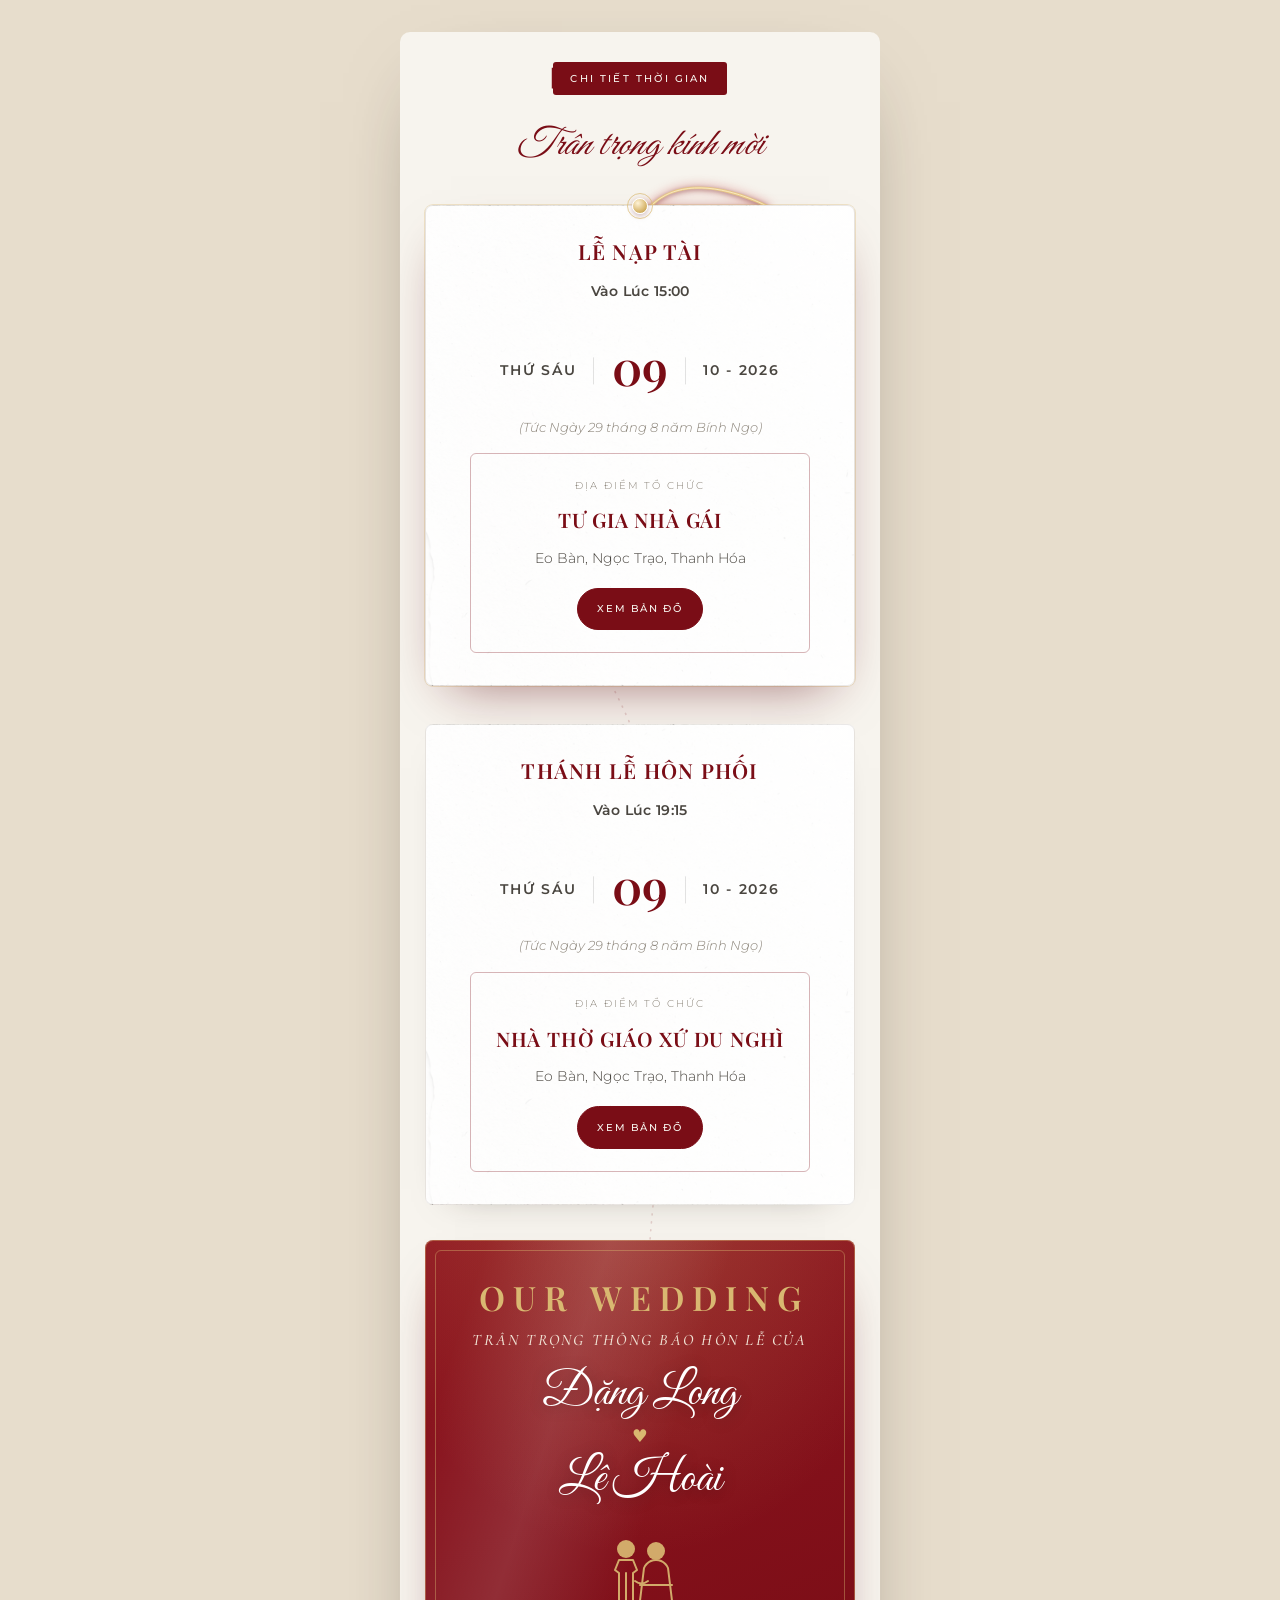
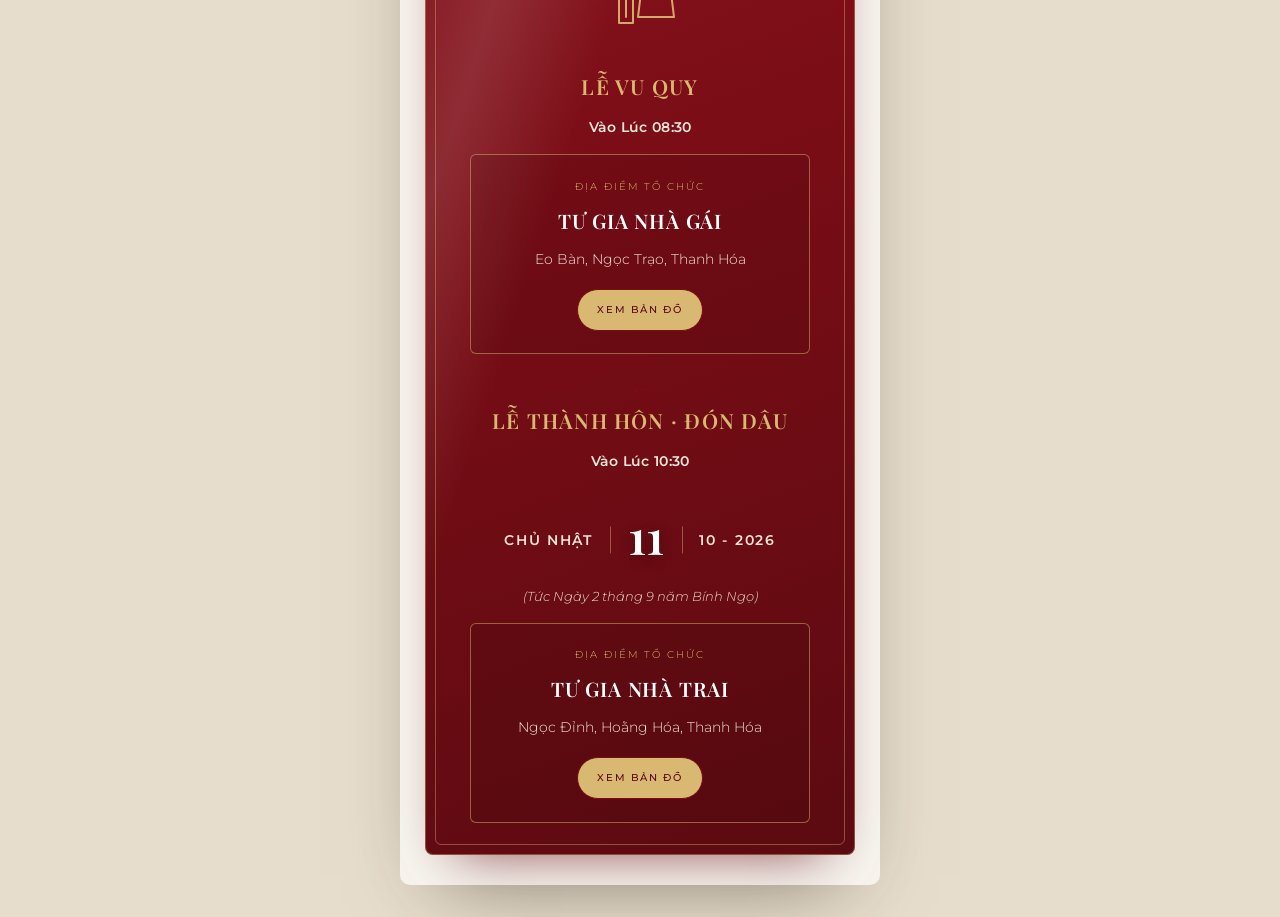
<file: preview-gift.html>
<!DOCTYPE html>
<html lang="vi">
<head>
<meta charset="UTF-8" />
<meta name="viewport" content="width=device-width, initial-scale=1" />
<title>Preview — Thẻ mời & Quà mừng</title>
<link rel="preconnect" href="https://fonts.googleapis.com" />
<link rel="preconnect" href="https://fonts.gstatic.com" crossorigin />
<link href="https://fonts.googleapis.com/css2?family=Cormorant+Garamond:ital,wght@0,300;0,400;0,500;0,600;1,300;1,400&family=Playfair+Display:ital,wght@0,400;0,500;0,600;1,400&family=Great+Vibes&family=Dancing+Script:wght@400;500;600&family=Montserrat:wght@300;400;500&display=swap" rel="stylesheet" />
<link rel="stylesheet" href="style.css" />
<style>body{background:#e7ddcc} .invite{max-width:480px;margin:0 auto;background:var(--ivory)}</style>
</head>
<body>
<div class="invite">
  <section class="details section">
    <header class="section__head reveal is-visible">
      <span class="pill">Chi tiết thời gian</span>
      <h2 class="display">Trân trọng kính mời</h2>
    </header>
    <div class="events" id="eventsGrid"></div>
  </section>
</div>
<script src="script.js"></script>
<script>
// Ép reveal hiển thị ngay để xem trước
document.addEventListener("DOMContentLoaded",()=>{document.querySelectorAll(".reveal").forEach(el=>el.classList.add("is-visible"));});
</script>
</body>
</html>
</file>
<file: style.css>
/* =========================================================
   Đặng Long & Lê Hoài — Wedding Invitation
   Mobile invitation · Ivory + Deep Maroon · centered phone column
   ---------------------------------------------------------
   Design tokens → base → layout → components
   ========================================================= */

/* ---------- Design Tokens ---------- */
:root {
  /* Color */
  --ivory: #f7f4ee;
  --cream: #efe9df;
  --paper: #ffffff;
  --maroon: #7a0d16;
  --maroon-dk: #5c0a11;
  --champagne: #e6ddcd;
  --gold: #d9b871;
  --gold-soft: #c9a35a;
  --gold-deep: #b8923f;
  --ink: #1c1a18;
  --ink-soft: #4a4640;
  --muted: #8a8378;
  --line: rgba(28, 26, 24, 0.12);
  --line-soft: rgba(28, 26, 24, 0.07);
  --overlay: rgba(28, 24, 20, 0.5);
  --danger: #b3452f;

  /* Type */
  --serif: "Playfair Display", "Cormorant Garamond", Georgia, serif;
  --serif-alt: "Cormorant Garamond", Georgia, serif;
  --script: "Great Vibes", "Cormorant Garamond", cursive;
  --handwrite: "Dancing Script", "Great Vibes", cursive;
  --sans: "Montserrat", system-ui, -apple-system, "Segoe UI", sans-serif;

  /* Motion */
  --ease: cubic-bezier(0.22, 0.61, 0.36, 1);
  --dur: 0.9s;

  /* Layers */
  --z-music: 300;
  --z-modal: 1000;
  --z-preloader: 2000;
}

/* ---------- Reset / Base ---------- */
* { box-sizing: border-box; }
html { scroll-behavior: smooth; -webkit-text-size-adjust: 100%; }
@media (prefers-reduced-motion: reduce) { html { scroll-behavior: auto; } }

body {
  margin: 0;
  /* Nền hai bên khi mở trên PC — cột thiệp nằm giữa */
  background: linear-gradient(180deg, #efe7da, #e7ddcc);
  color: var(--ink);
  font-family: var(--sans);
  font-weight: 300;
  font-size: 16px;
  line-height: 1.75;
  -webkit-font-smoothing: antialiased;
  overflow-x: hidden;
}

img { max-width: 100%; display: block; }
a { color: inherit; text-decoration: none; }
button { font-family: inherit; cursor: pointer; }

/* ---------- INVITE COLUMN (cột thiệp) ---------- */
.invite {
  width: 100%;
  max-width: 480px;
  margin: 0 auto;
  background: var(--ivory);
  position: relative;
  overflow: hidden;
}
@media (min-width: 520px) {
  body { padding: 2rem 0; }
  .invite {
    box-shadow: 0 30px 80px -40px rgba(40, 30, 20, 0.6);
    border-radius: 10px;
  }
}

/* ---------- Type helpers ---------- */
.pill {
  display: inline-block;
  font-family: var(--sans);
  font-weight: 500;
  font-size: 0.62rem;
  letter-spacing: 0.22em;
  text-transform: uppercase;
  color: var(--ivory);
  background: var(--maroon);
  padding: 0.5rem 1.1rem;
  border-radius: 3px;
  margin: 0 0 1.1rem;
  position: relative;
}
/* Ngoặc trang trí 【 】 hai bên nhãn — phong cách mẫu */
.pill::before,
.pill::after { color: var(--maroon); font-weight: 400; position: absolute; top: 50%; transform: translateY(-50%); font-size: 1.4rem; }
.pill::before { content: "【"; left: -0.9rem; }
.pill::after { content: "】"; right: -0.9rem; }
.pill--ghost { background: transparent; color: var(--maroon); border: 1px solid var(--maroon); }
.pill--ghost::before, .pill--ghost::after { content: none; }

.display {
  font-family: var(--script);
  font-style: italic;
  font-weight: 500;
  font-size: clamp(1.7rem, 7.5vw, 2.4rem);
  line-height: 1.25;
  letter-spacing: 0.01em;
  margin: 0.2em 0 0;
  color: var(--maroon);
}

.lead {
  font-size: 0.94rem;
  line-height: 1.85;
  color: var(--ink-soft);
  max-width: 40ch;
  font-weight: 300;
}
.lead--center { margin-left: auto; margin-right: auto; text-align: center; }

.divider { width: 46px; height: 1px; background: var(--maroon); margin: 1.4rem auto; opacity: 0.5; }

/* Đường lượn trang trí */
.squiggle { color: var(--maroon); width: 180px; max-width: 60%; margin: 1.3rem auto; opacity: 0.7; }
.squiggle svg { width: 100%; height: auto; display: block; }

/* ---------- Sections ---------- */
.section { padding: 30px 25px; }
.section__head { text-align: center; margin: 0 auto clamp(1.8rem, 5vw, 2.4rem); }

/* ---------- Buttons ---------- */
.btn {
  display: inline-block; font-family: var(--sans); font-weight: 500;
  font-size: 0.72rem; letter-spacing: 0.16em; text-transform: uppercase;
  color: var(--maroon); background: transparent;
  border: 1px solid var(--maroon); padding: 0.85rem 1.8rem;
  border-radius: 3px; min-height: 44px;
  transition: background 0.4s var(--ease), color 0.4s var(--ease);
}
.btn:hover { background: var(--maroon); color: var(--ivory); }
.btn--filled { background: var(--maroon); color: var(--ivory); }
.btn--filled:hover { background: var(--maroon-dk); }
.btn--block { display: block; width: 100%; }
.btn--sm { padding: 0.7rem 1.2rem; font-size: 0.64rem; min-height: 40px; }

/* ---------- Reveal animation ---------- */
.reveal { opacity: 0; transform: translateY(24px); transition: opacity var(--dur) var(--ease), transform var(--dur) var(--ease); }
.reveal.is-visible { opacity: 1; transform: none; }
@media (prefers-reduced-motion: reduce) {
  .reveal { opacity: 1 !important; transform: none !important; transition: none; }
}

/* ---------- Preloader ---------- */
.preloader {
  position: fixed; inset: 0; z-index: var(--z-preloader);
  background: var(--ivory); display: grid; place-items: center;
  transition: opacity 0.8s var(--ease), visibility 0.8s var(--ease);
}
.preloader.is-hidden { opacity: 0; visibility: hidden; }
.preloader__inner { text-align: center; }
.preloader__monogram { font-family: var(--serif); font-size: clamp(2.4rem, 9vw, 3.4rem); display: flex; gap: 0.3em; justify-content: center; color: var(--maroon); }
.preloader__letter, .preloader__amp, .preloader__caption, .preloader__line { opacity: 0; transform: translateY(12px); }
.preloader__amp { font-family: var(--script); color: var(--maroon); }
.preloader__caption { font-family: var(--sans); font-size: 0.7rem; letter-spacing: 0.34em; text-transform: uppercase; color: var(--muted); margin: 1rem 0 1.4rem; }
.preloader__line { width: 160px; height: 1px; background: var(--line); margin: 0 auto; position: relative; }
.preloader__line span { position: absolute; left: 0; top: 0; height: 100%; width: 0; background: var(--maroon); }

/* ---------- Custom cursor (desktop) ---------- */
.cursor {
  position: fixed; top: 0; left: 0; width: 8px; height: 8px; border-radius: 50%;
  background: var(--maroon); pointer-events: none; z-index: 9999; opacity: 0;
  transition: width 0.3s var(--ease), height 0.3s var(--ease), background 0.3s, opacity 0.3s;
  mix-blend-mode: multiply;
}
.cursor.is-active { opacity: 0.7; }
.cursor.is-hover { width: 40px; height: 40px; background: rgba(122, 13, 22, 0.14); }
@media (pointer: coarse) { .cursor { display: none; } }

/* =========================================================
   01 · Hero / Cover
   ========================================================= */
.hero {
  text-align: center;
  padding: clamp(2.4rem, 8vw, 3.4rem) clamp(1.25rem, 6vw, 1.9rem) clamp(2rem, 6vw, 2.6rem);
  background: var(--ivory);
}
.hero__eyebrow {
  font-family: var(--sans); font-size: 0.66rem; letter-spacing: 0.34em;
  text-transform: uppercase; color: var(--maroon); margin: 0 0 1.4rem;
}
.hero__photo {
  position: relative; width: 78%; max-width: 300px; margin: 0 auto 1.8rem;
  padding: 12px; background: var(--paper);
  box-shadow: 0 22px 50px -30px rgba(40, 30, 20, 0.55);
  border-radius: 4px;
}
.hero__photo img { width: 100%; aspect-ratio: 3/4; object-fit: cover; border-radius: 2px; }
/* Ruy-băng đỏ chéo (không dùng ảnh) */
.ribbon {
  position: absolute; width: 34px; height: 96px; background: var(--maroon);
  box-shadow: 0 6px 14px -6px rgba(92, 10, 17, 0.7); z-index: 2;
}
.ribbon::after { content: ""; position: absolute; bottom: -12px; left: 0; width: 100%; height: 0;
  border-left: 17px solid transparent; border-right: 17px solid transparent; border-top: 12px solid var(--maroon-dk); }
.ribbon--tl { top: -14px; left: 8%; transform: rotate(-16deg); }
.ribbon--tr { top: -14px; right: 8%; transform: rotate(16deg); background: var(--maroon-dk); }
.ribbon--tr::after { border-top-color: var(--maroon); }

.hero__invite-label {
  font-family: var(--serif); font-style: italic; font-weight: 400;
  font-size: 0.92rem; letter-spacing: 0.28em; text-transform: uppercase;
  color: var(--ink-soft); margin: 0 0 0.4rem;
}
.hero__names {
  font-family: var(--script); font-weight: 400; margin: 0.4rem 0 0;
  display: flex; flex-direction: column; align-items: center; gap: 0.05em;
  color: var(--maroon);
}
.hero__name { font-size: clamp(2.6rem, 15vw, 3.6rem); line-height: 1; }
.hero__amp { font-size: clamp(1.6rem, 8vw, 2.2rem); color: var(--maroon); }
.hero__date {
  font-family: var(--serif); font-size: 1.1rem; letter-spacing: 0.24em;
  font-weight: 500; color: var(--ink); margin: 0;
}

/* =========================================================
   02 · Opening (lời ngỏ)
   ========================================================= */
.opening { padding-top: clamp(1.4rem, 5vw, 2rem); }
.opening__card {
  background: var(--paper); border: 1px solid var(--line-soft);
  padding: clamp(1.8rem, 6vw, 2.4rem); text-align: center;
  box-shadow: 0 18px 44px -32px rgba(40, 30, 20, 0.4); border-radius: 6px;
  position: relative;
}
.opening__card::before { content: ""; position: absolute; inset: 9px; border: 1px solid var(--line-soft); pointer-events: none; border-radius: 3px; }
.opening__lead { font-family: var(--serif); font-style: italic; font-size: 1.1rem; color: var(--maroon); margin: 0 0 0.9rem; }
.opening__text { font-family: var(--handwrite); font-weight: 500; font-size: 1.2rem; line-height: 1.55; color: var(--ink-soft); margin: 0 0 1.2rem; text-align: left; max-width: 30ch; margin-left: auto; margin-right: auto; }
.opening__sign { font-family: var(--script); font-size: 1.7rem; color: var(--maroon); margin: 0; }

/* =========================================================
   03 · Hai Họ — editorial, khung ảnh vòm mạ vàng + huy hiệu nối giữa
   ========================================================= */
.couple__grid { display: block; }

.houses {
  position: relative; overflow: hidden; border-radius: 16px; margin: 0 auto 2rem;
  background: radial-gradient(140% 100% at 50% 0%, #fffdfb 0%, #fbf6ef 55%, #f6eee1 100%);
  border: 1px solid rgba(217, 184, 113, 0.4);
  padding: clamp(2.6rem, 7vw, 3.2rem) clamp(1.3rem, 5vw, 2rem) clamp(1.8rem, 5vw, 2.2rem);
  box-shadow: 0 26px 56px -36px rgba(92, 10, 17, 0.35), inset 0 0 0 1px rgba(255, 255, 255, 0.6);
}
/* Viền vàng mảnh trang trí bên trong */
.houses::before { content: ""; position: absolute; inset: 10px; border-radius: 11px; border: 1px solid rgba(217, 184, 113, 0.35); pointer-events: none; }

/* Câu dẫn phía trên */
.houses__intro { text-align: center; margin-bottom: clamp(1.6rem, 5vw, 2rem); position: relative; }
.houses__kicker { font-family: var(--sans); font-size: 0.6rem; letter-spacing: 0.34em; text-transform: uppercase; color: var(--gold-deep); margin: 0 0 0.5rem; }
.houses__lead { font-family: var(--serif-alt); font-style: italic; font-size: clamp(1rem, 4.4vw, 1.2rem); color: var(--ink-soft); margin: 0; }

/* Lưới 2 cột + huy hiệu ở giữa */
.houses__grid { display: grid; grid-template-columns: 1fr auto 1fr; align-items: start; gap: clamp(0.5rem, 2.5vw, 1rem); position: relative; }

/* --- Cột từng bên --- */
.house { text-align: center; position: relative; }
.house__frame { position: relative; margin: 0 auto 0.95rem; width: 100%; max-width: 150px; aspect-ratio: 3 / 4; }
/* Khung ảnh vòm mạ vàng */
.house__arch { position: relative; width: 100%; height: 100%; overflow: hidden; border-radius: 120px 120px 10px 10px; background: var(--cream); box-shadow: 0 14px 30px -18px rgba(92, 10, 17, 0.4); }
.house__arch img { width: 100%; height: 100%; object-fit: cover; object-position: center 22%; display: block; transform: scale(1.3); transform-origin: center top; transition: transform 0.8s var(--ease); }
.house:hover .house__arch img { transform: scale(1.12); }
/* Đường viền vàng đôi ôm theo vòm */
.house__frame::before { content: ""; position: absolute; inset: -6px; border-radius: 126px 126px 14px 14px; border: 1.5px solid var(--gold); opacity: 0.85; pointer-events: none; }
.house__frame::after { content: ""; position: absolute; inset: -11px; border-radius: 132px 132px 18px 18px; border: 1px solid rgba(217, 184, 113, 0.4); pointer-events: none; }
/* Huy hiệu vai trò (Chú Rể / Cô Dâu) chồng lên đáy ảnh */
.house__role { position: absolute; left: 50%; bottom: -13px; transform: translateX(-50%); font-family: var(--sans); font-size: 0.58rem; letter-spacing: 0.18em; text-transform: uppercase; color: #fff; background: var(--maroon); padding: 0.32rem 0.85rem; border-radius: 999px; white-space: nowrap; box-shadow: 0 6px 14px -6px rgba(92, 10, 17, 0.6); border: 1px solid var(--gold); z-index: 3; }

.house__name { font-family: var(--script); font-size: clamp(1.6rem, 6vw, 2.1rem); line-height: 1.15; color: var(--maroon); margin: 1.1rem 0 0.1rem; min-height: 1.15em; }
.house__side { font-family: var(--sans); font-size: 0.56rem; letter-spacing: 0.24em; text-transform: uppercase; color: var(--gold-deep); margin: 0 0 0.8rem; }
.house__parents { margin: 0 0 0.5rem; }
.house__parent { font-family: var(--serif-alt); font-size: 0.95rem; color: var(--ink); line-height: 1.55; margin: 0.1rem 0; font-weight: 500; }
.house__addr { display: flex; align-items: flex-start; justify-content: center; gap: 0.3rem; font-size: 0.72rem; color: var(--muted); margin: 0.5rem auto 0; max-width: 22ch; line-height: 1.5; }
.house__addr svg { width: 11px; height: 11px; flex: none; margin-top: 2px; color: var(--gold-deep); }

/* --- Huy hiệu nối giữa hai họ --- */
.houses__link { align-self: stretch; display: flex; flex-direction: column; align-items: center; justify-content: flex-start; padding-top: clamp(2.6rem, 10vw, 3.4rem); position: relative; }
.houses__medallion { width: clamp(42px, 12vw, 52px); height: clamp(42px, 12vw, 52px); border-radius: 50%; display: flex; align-items: center; justify-content: center; background: radial-gradient(circle at 35% 30%, #fff6e6, var(--gold) 70%, var(--gold-deep)); box-shadow: 0 8px 20px -8px rgba(184, 146, 63, 0.8), inset 0 0 0 1px rgba(255, 255, 255, 0.5); position: relative; z-index: 2; }
.houses__medallion svg { width: 52%; height: 52%; color: var(--maroon); }
/* Vòng nét đứt xoay nhẹ quanh huy hiệu */
.houses__medallion::before { content: ""; position: absolute; inset: -7px; border-radius: 50%; border: 1px dashed rgba(217, 184, 113, 0.7); animation: houseRingSpin 18s linear infinite; }
@keyframes houseRingSpin { to { transform: rotate(360deg); } }
/* Đường dọc nối xuống nhẹ */
.houses__link::after { content: ""; position: absolute; top: calc(clamp(2.6rem, 10vw, 3.4rem) + clamp(42px, 12vw, 52px) + 8px); bottom: 8px; width: 1px; background: linear-gradient(180deg, rgba(217, 184, 113, 0.6), transparent); }

/* Mobile: tránh cột bị bóp hẹp, tên xuống dòng lệch chiều cao hai bên */
@media (max-width: 480px) {
  .houses { padding: clamp(2.2rem, 7vw, 2.8rem) 0.9rem 1.6rem; }
  .houses__grid { gap: 0.3rem; }
  .house__frame { max-width: 128px; }
  .house__name { font-size: clamp(1.5rem, 7vw, 1.8rem); }
  .house__parent { font-size: 0.86rem; }
  .house__addr { max-width: 18ch; font-size: 0.7rem; }
  /* Huy hiệu giữa nhỏ lại + đẩy lên ngang tầm ảnh */
  .houses__link { padding-top: clamp(2rem, 9vw, 2.8rem); }
}
@media (max-width: 360px) {
  .house__frame { max-width: 110px; }
  .house__addr { max-width: 15ch; }
}
@media (prefers-reduced-motion: reduce) {
  .houses__medallion::before { animation: none; }
  .house:hover .house__arch img { transform: scale(1.12); }
}

/* =========================================================
   04 · Countdown
   ========================================================= */
.countdown__grid { display: grid; grid-template-columns: repeat(4, 1fr); gap: 0.6rem; margin: 0 auto; }
.countdown__unit {
  background: var(--maroon); color: var(--ivory); border-radius: 6px;
  padding: 1rem 0.3rem; text-align: center;
}
.countdown__num { font-family: var(--serif); font-size: clamp(1.5rem, 7vw, 2rem); line-height: 1; font-weight: 500; display: block; font-variant-numeric: tabular-nums; transition: transform 0.3s var(--ease); }
.countdown__num.tick { transform: translateY(-4px); }
.countdown__lbl { font-family: var(--sans); font-size: 0.56rem; letter-spacing: 0.16em; text-transform: uppercase; color: rgba(255, 255, 255, 0.8); margin-top: 0.5rem; display: block; }

/* ---- Lịch tháng cưới ---- */
.calendar {
  margin-top: 10px; width: 100%;
  border: 1px solid var(--line); border-radius: 8px; overflow: hidden;
  background: var(--paper); box-shadow: 0 14px 36px -30px rgba(40, 30, 20, 0.5);
}
.calendar__head {
  background: var(--maroon); color: var(--ivory);
  font-family: var(--serif); font-weight: 600; font-size: 1.4rem; letter-spacing: 0.02em;
  padding: 0.7rem 1rem; text-align: left; font-variant-numeric: tabular-nums;
}
.calendar__weekdays,
.calendar__grid { display: grid; grid-template-columns: repeat(7, 1fr); }
.calendar__weekdays {
  padding: 0.6rem 0.4rem 0.3rem; border-bottom: 1px solid var(--line-soft);
}
.calendar__wd {
  font-family: var(--sans); font-weight: 600; font-size: 0.7rem; letter-spacing: 0.04em;
  color: var(--maroon); text-align: center;
}
.calendar__grid { padding: 0.4rem; gap: 0.15rem; }
.calendar__day {
  position: relative; aspect-ratio: 1; display: flex; align-items: center; justify-content: center;
  font-family: var(--sans); font-size: 0.82rem; color: var(--muted); border-radius: 6px;
}
.calendar__day--empty { visibility: hidden; }
/* Ngày highlight: nền đỏ hình trái tim (SVG mask co giãn theo ô), số nổi lên trên */
.calendar__day--hi { color: var(--ivory); font-weight: 700; }
/* Nền trái tim: ảnh SVG làm khuôn (mask) để tô màu theo tông thiệp, thêm nhịp phóng to/thu nhỏ nhẹ */
.calendar__day--hi::before {
  content: ""; position: absolute; inset: -1px; z-index: 0;
  background: var(--maroon);
  --heart: url("assets/heart-svgrepo-com.svg");
  -webkit-mask: var(--heart) center / contain no-repeat;
  mask: var(--heart) center / contain no-repeat;
  filter: drop-shadow(0 5px 10px rgba(122, 13, 22, 0.45));
  animation: heart-beat 1.8s var(--ease) infinite;
}
@keyframes heart-beat {
  0%, 100% { transform: scale(1); }
  50% { transform: scale(1.12); }
}
@media (prefers-reduced-motion: reduce) {
  .calendar__day--hi::before { animation: none; }
}
/* Số nằm ở phần phình trên của trái tim (tim thon dưới nên nhích số lên) */
.calendar__num { position: relative; z-index: 1; transform: translateY(-0.12em); }

/* =========================================================
   05 · Invite cards (Thư mời + Tiệc tân hôn) — bố cục thẻ căn giữa
   Tiêu đề → giờ → hộp ngày 3 ô → âm lịch → khung địa điểm + nút bản đồ
   ========================================================= */
.details .lead { margin-bottom: clamp(1.6rem, 5vw, 2.2rem); }
.events,
.reception__grid { display: grid; grid-template-columns: 1fr; gap: clamp(1.2rem, 4vw, 1.6rem); }

.invite-card {
  text-align: center; border: 1px solid var(--line-soft);
  padding: clamp(1.5rem, 5vw, 2rem) clamp(1.2rem, 4vw, 1.6rem); border-radius: 8px;
  box-shadow: 0 14px 36px -30px rgba(40, 30, 20, 0.5);
  /* Nền hoa văn: ảnh mờ nhẹ dưới lớp phủ ivory để chữ vẫn rõ */
  background-image:
    linear-gradient(rgba(255, 255, 255, 0.9), rgba(255, 255, 255, 0.9)),
    url("assets/image.png");
  background-size: cover;
  background-position: center;
  background-repeat: no-repeat;
  transition: transform 0.3s var(--ease), box-shadow 0.3s var(--ease);
}
.invite-card:hover { transform: translateY(-3px); box-shadow: 0 22px 44px -28px rgba(92, 10, 17, 0.4); }
.invite-card--highlight {
  border-color: rgba(122, 13, 22, 0.25);
  background-image:
    linear-gradient(180deg, rgba(255, 255, 255, 0.92), rgba(251, 245, 244, 0.9)),
    url("assets/image.png");
}

.invite-card__title {
  font-family: var(--serif); font-weight: 600; font-size: clamp(1.05rem, 4.6vw, 1.3rem);
  letter-spacing: 0.06em; text-transform: uppercase; color: var(--maroon);
  margin: 0 0 0.4rem; line-height: 1.3;
}
.invite-card__time {
  font-size: 0.9rem; color: var(--ink-soft); font-weight: 600; letter-spacing: 0.02em;
}

/* Hộp ngày 3 ô: thứ | ngày (to) | tháng-năm, phân cách bằng vạch dọc.
   Margin dọc nhỏ để title → giờ → ngày → âm lịch xếp sát nhau hơn. */
.invite-card__date {
  display: inline-flex; align-items: center; justify-content: center; gap: clamp(0.7rem, 3vw, 1.1rem);
  margin: 0.5rem 0 0.1rem;
}
.invite-card__dow,
.invite-card__my {
  font-size: 0.9rem; letter-spacing: 0.12em; text-transform: uppercase; color: var(--ink-soft);
  white-space: nowrap; position: relative; padding: 0 clamp(0.7rem, 3vw, 1.1rem);
  font-weight: 600;
}
.invite-card__dow::after,
.invite-card__my::before {
  content: ""; position: absolute; top: 50%; transform: translateY(-50%);
  height: 1.7rem; width: 1px; background: var(--line);
}
.invite-card__dow::after { right: 0; }
.invite-card__my::before { left: 0; }
.invite-card__day {
  font-family: var(--serif); font-weight: 600; font-size: clamp(2.4rem, 12vw, 3rem);
  color: var(--maroon); padding-bottom: 4px;
}
/* Fallback cho trình duyệt chưa hỗ trợ text-box-trim: kéo glyph lên bù phần
   đệm trên dư của font serif, để "10" nằm cân giữa hai ô hai bên. */
@supports not (text-box-trim: trim-both) {
  .invite-card__day { transform: translateY(-0.06em); }
}

.invite-card__lunar { font-style: italic; font-size: 0.8rem; color: var(--muted); margin: 0 0 0.9rem; }

/* Khung địa điểm viền mảnh */
.invite-card__place {
  border: 1px solid rgba(122, 13, 22, 0.3); border-radius: 6px;
  padding: clamp(1.1rem, 4vw, 1.4rem) clamp(0.9rem, 3vw, 1.2rem); margin: 0 auto; max-width: 340px;
}
.invite-card__place-label {
  font-size: 0.62rem; letter-spacing: 0.2em; text-transform: uppercase; color: var(--muted); margin: 0 0 0.5rem;
}
.invite-card__venue {
  font-family: var(--serif); font-weight: 600; font-size: clamp(1.05rem, 4.4vw, 1.25rem);
  text-transform: uppercase; letter-spacing: 0.04em; color: var(--maroon); margin: 0 0 0.6rem;
}
.invite-card__addr { font-size: 0.86rem; color: var(--ink-soft); line-height: 1.7; margin: 0 auto; max-width: 32ch; }
.invite-card__map { margin-top: 1.1rem; border-radius: 999px; }

/* ---- Thẻ nổi bật: Lễ Thành Hôn / Đón Dâu ---- */
.invite-card--feature {
  position: relative; overflow: hidden;
  border: 1px solid rgba(122, 13, 22, 0.28);
  background:
    radial-gradient(120% 60% at 50% -10%, rgba(122, 13, 22, 0.06), transparent 60%),
    linear-gradient(180deg, #fffdfb, #fbf4f2);
  padding-top: clamp(1.8rem, 6vw, 2.4rem);
  box-shadow: 0 22px 52px -34px rgba(92, 10, 17, 0.55);
}
/* Viền kép mảnh trang trí */
.invite-card--feature::before {
  content: ""; position: absolute; inset: 8px; border: 1px solid rgba(122, 13, 22, 0.18);
  border-radius: 6px; pointer-events: none;
}
.invite-card--feature > * { position: relative; }

.invite-card__hero { margin-bottom: clamp(1rem, 4vw, 1.4rem); }
.invite-card__banner {
  font-family: var(--serif); font-weight: 600; text-transform: uppercase;
  font-size: clamp(1.5rem, 8vw, 2.1rem); letter-spacing: 0.24em; color: var(--maroon);
  margin: 0 0 0.3em; padding-left: 0.24em; line-height: 1.1;
}
.invite-card__hero-lead {
  font-family: var(--serif-alt); font-style: italic; font-weight: 500;
  font-size: clamp(0.86rem, 3.6vw, 1rem); letter-spacing: 0.14em; text-transform: uppercase;
  color: var(--ink-soft); margin: 0 0 0.9rem;
}
.invite-card__hero-name {
  font-family: var(--script); font-size: clamp(2.2rem, 12vw, 3rem); line-height: 1.05;
  color: var(--maroon); margin: 0.1rem 0;
}
.invite-card__hero-heart { display: block; color: var(--maroon); font-size: 1.1rem; margin: 0.15rem 0; }
.invite-card__figure { width: clamp(88px, 30vw, 120px); height: auto; margin: 0.8rem auto 0.2rem; color: var(--maroon); opacity: 0.92; }

/* Trên thẻ feature: tiêu đề "Lễ Thành Hôn" tách khỏi hero bằng khoảng đệm */
.invite-card--feature .invite-card__title { margin-top: 0.2rem; }

/* Khối lễ phụ (vd Lễ Vu Quy) đặt ngay trên lễ chính trong cùng thẻ */
.invite-card__pre { margin-bottom: 0.4rem; }
.invite-card__pre-sep {
  display: flex; align-items: center; justify-content: center; gap: 0.8rem;
  margin: 1.5rem auto 0.4rem; max-width: 70%;
}
.invite-card__pre-sep span {
  height: 1px; flex: 1;
  background: linear-gradient(90deg, transparent, rgba(122, 13, 22, 0.4), transparent);
}
.invite-card__pre-sep em {
  font-family: var(--script); font-style: normal;
  font-size: 1.4rem; color: var(--maroon); line-height: 1;
}

/* =========================================================
   06 · Thư mời cưới — 1 box nền đỏ gộp lời mời + tiệc mừng tân hôn
   ========================================================= */
.invite-hero {
  position: relative; overflow: hidden; text-align: center; border-radius: 14px;
  padding: clamp(2.4rem, 8vw, 3.2rem) clamp(1.6rem, 6vw, 2.4rem);
  color: #fff5ee;
  background:
    radial-gradient(120% 90% at 50% -10%, rgba(217, 184, 113, 0.28), transparent 60%),
    linear-gradient(160deg, #8f1520 0%, #7a0d16 45%, #5c0a11 100%);
  box-shadow: 0 30px 60px -32px rgba(92, 10, 17, 0.75), inset 0 0 0 1px rgba(217, 184, 113, 0.35);
}
/* Viền vàng đôi bên trong */
.invite-hero::before {
  content: ""; position: absolute; inset: 12px; border-radius: 9px;
  border: 1px solid rgba(217, 184, 113, 0.45); pointer-events: none;
}
/* Ánh sáng quét ngang trang trí */
.invite-hero::after {
  content: ""; position: absolute; top: -40%; left: -30%; width: 60%; height: 180%;
  background: linear-gradient(90deg, transparent, rgba(255, 255, 255, 0.14), transparent);
  transform: rotate(18deg); animation: heroSheen 6.5s var(--ease) infinite; pointer-events: none;
}
@keyframes heroSheen {
  0% { transform: translateX(-60%) rotate(18deg); }
  55%, 100% { transform: translateX(320%) rotate(18deg); }
}
.invite-hero__inner { position: relative; z-index: 2; }
.invite-hero__eyebrow { font-family: var(--sans); font-size: 0.66rem; letter-spacing: 0.34em; text-transform: uppercase; color: var(--gold); margin: 0 0 1.1rem; }
.invite-hero__lead { font-family: var(--serif-alt); font-style: italic; font-size: clamp(1rem, 4.4vw, 1.2rem); letter-spacing: 0.04em; color: #f3e6d8; margin: 0 0 0.5rem; }
.invite-hero__guest { font-family: var(--script); font-size: clamp(2.6rem, 13vw, 3.6rem); line-height: 1.1; color: #fff; margin: 0.1rem 0 0.3rem; text-shadow: 0 2px 18px rgba(0, 0, 0, 0.25); word-break: break-word; }
.invite-hero__divider { display: flex; align-items: center; justify-content: center; gap: 0.7rem; margin: 1.1rem 0 1.2rem; }
.invite-hero__divider span { height: 1px; width: 46px; background: linear-gradient(90deg, transparent, var(--gold)); }
.invite-hero__divider span:last-child { background: linear-gradient(90deg, var(--gold), transparent); }
.invite-hero__heart { color: var(--gold); font-size: 1rem; }
.invite-hero__note { font-family: var(--serif-alt); font-size: clamp(1rem, 4.2vw, 1.12rem); line-height: 1.85; color: #f4e8db; max-width: 34ch; margin: 0 auto; }
.invite-hero__couple { margin-top: 1.4rem; font-family: var(--script); font-size: clamp(1.5rem, 7vw, 2rem); color: var(--gold); }

/* Cánh hoa/đốm sáng trang trí bay lơ lửng */
.invite-hero__petal { position: absolute; z-index: 1; border-radius: 50% 0 50% 0; opacity: 0.5;
  background: radial-gradient(circle at 30% 30%, rgba(255, 224, 196, 0.9), rgba(217, 184, 113, 0.4));
  animation: heroFloaty 7s ease-in-out infinite; }
.invite-hero__petal.p1 { width: 14px; height: 14px; top: 16%; left: 10%; animation-delay: 0.2s; }
.invite-hero__petal.p2 { width: 9px; height: 9px; top: 60%; left: 14%; animation-delay: 1.4s; }
.invite-hero__petal.p3 { width: 12px; height: 12px; top: 24%; right: 12%; animation-delay: 0.8s; }
.invite-hero__petal.p4 { width: 8px; height: 8px; top: 70%; right: 16%; animation-delay: 2.1s; }
@keyframes heroFloaty {
  0%, 100% { transform: translateY(0) rotate(0); opacity: 0.35; }
  50% { transform: translateY(-14px) rotate(25deg); opacity: 0.7; }
}

/* Thông tin Tiệc Mừng Tân Hôn gộp trong box đỏ */
.invite-hero__sep { display: flex; align-items: center; justify-content: center; gap: 0.8rem; margin: 1.6rem auto 1.3rem; max-width: 80%; }
.invite-hero__sep span { height: 1px; flex: 1; background: linear-gradient(90deg, transparent, rgba(217, 184, 113, 0.6), transparent); }
.invite-hero__sep em { font-family: var(--sans); font-style: normal; font-size: 0.6rem; letter-spacing: 0.28em; text-transform: uppercase; color: var(--gold); white-space: nowrap; }
.invite-hero__event-title { font-family: var(--serif); font-weight: 600; text-transform: uppercase; letter-spacing: 0.05em; font-size: clamp(1.05rem, 4.6vw, 1.3rem); color: var(--gold); margin: 0 0 0.3rem; }
.invite-hero__time { font-size: 0.9rem; font-weight: 600; color: #f3e6d8; margin: 0; }
.invite-hero__date { display: inline-flex; align-items: center; justify-content: center; gap: clamp(0.7rem, 3vw, 1.1rem); margin: 0.7rem 0 0.2rem; }
.invite-hero__dow, .invite-hero__my { font-size: 0.9rem; letter-spacing: 0.12em; text-transform: uppercase; color: #f0e2d4; white-space: nowrap; position: relative; padding: 0 clamp(0.7rem, 3vw, 1.1rem); font-weight: 600; }
.invite-hero__dow::after, .invite-hero__my::before { content: ""; position: absolute; top: 50%; transform: translateY(-50%); height: 1.7rem; width: 1px; background: rgba(217, 184, 113, 0.45); }
.invite-hero__dow::after { right: 0; }
.invite-hero__my::before { left: 0; }
.invite-hero__day { font-family: var(--serif); font-weight: 600; font-size: clamp(2.2rem, 11vw, 2.8rem); color: #fff; text-shadow: 0 2px 14px rgba(0, 0, 0, 0.3); }
.invite-hero__lunar { font-style: italic; font-size: 0.8rem; color: #e9d9c8; margin: 0.2rem 0 1.1rem; }
.invite-hero__place { border: 1px solid rgba(217, 184, 113, 0.5); border-radius: 8px; padding: clamp(1rem, 4vw, 1.3rem) clamp(0.9rem, 3vw, 1.2rem); margin: 0 auto; max-width: 340px; background: rgba(0, 0, 0, 0.08); }
.invite-hero__place-label { font-size: 0.62rem; letter-spacing: 0.2em; text-transform: uppercase; color: var(--gold); margin: 0 0 0.5rem; }
.invite-hero__venue { font-family: var(--serif); font-weight: 600; font-size: clamp(1.05rem, 4.4vw, 1.25rem); text-transform: uppercase; letter-spacing: 0.04em; color: #fff; margin: 0 0 0.6rem; }
.invite-hero__addr { font-size: 0.86rem; color: #f2e6d9; line-height: 1.7; margin: 0 auto; max-width: 32ch; }
.invite-hero__map { display: inline-block; margin-top: 1rem; font-family: var(--sans); font-size: 0.68rem; letter-spacing: 0.08em; text-transform: uppercase; color: var(--maroon-dk); background: var(--gold); border-radius: 999px; padding: 0.55rem 1.4rem; text-decoration: none; font-weight: 600; transition: background 0.25s var(--ease), transform 0.2s var(--ease); }
.invite-hero__map:hover { background: #e8ca8b; transform: translateY(-1px); }

/* =========================================================
   06b · Diễn biến các lễ — thẻ card nối bằng trục dọc tự vẽ theo scroll
   ========================================================= */
.ceremony__head { text-align: center; margin: clamp(2.6rem, 8vw, 3.4rem) 0 1.8rem; }
.ceremony__eyebrow { font-family: var(--sans); font-size: 0.62rem; letter-spacing: 0.32em; text-transform: uppercase; color: var(--maroon); margin: 0 0 0.5rem; }
.ceremony__title { font-family: var(--serif); font-weight: 600; font-size: clamp(1.5rem, 7vw, 2.1rem); letter-spacing: 0.04em; color: var(--maroon); margin: 0; }
.ceremony__title-underline { width: 60px; height: 2px; margin: 0.8rem auto 0; background: linear-gradient(90deg, transparent, var(--gold-soft), transparent); }

/* "Chỉ Duyên": box full-width, sợi tơ hồng luồn giữa & sau box */
.schedule { position: relative; }

/* Lớp SVG sợi chỉ: phủ toàn khối, nằm DƯỚI box */
.schedule__thread { position: absolute; inset: 0; width: 100%; height: 100%; z-index: 0; pointer-events: none; overflow: visible; }
.schedule__thread path { fill: none; stroke-linecap: round; }
/* Sợi nền mờ — chấm bi mảnh, gợi sợi chỉ đang chờ se duyên */
.thread-base { stroke: rgba(122, 13, 22, 0.16); stroke-width: 1.6; stroke-dasharray: 1 7; }
/* Quầng sáng nền của sợi đã se */
.thread-glow { stroke: rgba(201, 48, 44, 0.28); stroke-width: 7; filter: blur(5px); transition: stroke-dashoffset 0.14s linear; }
/* Sợi tơ hồng chính — se dần theo scroll */
.thread-core { stroke: url(#schedThreadGrad); stroke-width: 2.6; filter: drop-shadow(0 1px 2px rgba(92, 10, 17, 0.5)); transition: stroke-dashoffset 0.14s linear; }
/* Ánh kim lấp lánh chạy chồng trên sợi */
.thread-shine { stroke: rgba(255, 240, 205, 0.9); stroke-width: 0.9; transition: stroke-dashoffset 0.14s linear; }

/* Hạt sáng đầu sợi + quầng thở */
.schedule__bead { position: absolute; left: 0; top: 0; z-index: 1; pointer-events: none; width: 14px; height: 14px; margin: -7px 0 0 -7px; opacity: 0; transition: opacity 0.35s ease; }
.schedule__bead::before { content: ""; position: absolute; inset: 3px; border-radius: 50%; background: radial-gradient(circle, #fff6e6 0%, var(--gold) 55%, rgba(217, 184, 113, 0) 100%); box-shadow: 0 0 10px 3px rgba(217, 184, 113, 0.9), 0 0 3px 1px rgba(255, 255, 255, 0.33); }
.schedule__bead::after { content: ""; position: absolute; inset: -4px; border-radius: 50%; border: 1px solid rgba(217, 184, 113, 0.55); animation: beadPulse 2.6s var(--ease) infinite; }
@keyframes beadPulse {
  0%, 100% { transform: scale(0.8); opacity: 0.75; }
  50% { transform: scale(1.5); opacity: 0; }
}
/* Đuôi comet mờ theo sau hạt */
.schedule__trail { position: absolute; left: 0; top: 0; z-index: 1; pointer-events: none; width: 5px; height: 5px; margin: -2.5px 0 0 -2.5px; border-radius: 50%; background: radial-gradient(circle, rgba(255, 214, 150, 0.9), rgba(255, 214, 150, 0)); opacity: 0; transition: opacity 0.4s ease; }

.schedule__item { position: relative; z-index: 2; margin-bottom: clamp(1.7rem, 5.2vw, 2.2rem); opacity: 0; transform: translateY(26px); transition: opacity 0.6s var(--ease), transform 0.6s var(--ease); }
.schedule__item:last-child { margin-bottom: 0; }
.schedule__item.is-in { opacity: 1; transform: translateY(0); }

/* Nút thắt duyên — vòng tròn vàng tại điểm sợi chạm box */
.schedule__knot {
  position: absolute; top: -9px; left: 50%; z-index: 3; width: 16px; height: 16px; margin-left: -8px; border-radius: 50%;
  background: radial-gradient(circle at 35% 30%, #fff3d6, var(--gold) 60%, var(--gold-deep));
  border: 1.5px solid #fff; box-shadow: 0 2px 6px -1px rgba(92, 10, 17, 0.4);
  transform: scale(0); opacity: 0; transition: transform 0.5s var(--ease), opacity 0.4s ease;
}
.schedule__knot::before { content: ""; position: absolute; inset: -5px; border-radius: 50%; border: 1px solid rgba(217, 184, 113, 0); transition: inset 0.5s var(--ease), border-color 0.5s var(--ease); }
.schedule__item.is-active .schedule__knot { transform: scale(1); opacity: 1; }
.schedule__item.is-active .schedule__knot::before { inset: -6px; border-color: rgba(217, 184, 113, 0.7); }
/* Khi sợi chạm → thẻ sáng viền vàng + nảy nhẹ */
.schedule__item.is-active .invite-card { transform: translateY(-2px); box-shadow: 0 22px 52px -26px rgba(92, 10, 17, 0.6), 0 0 0 1px rgba(217, 184, 113, 0.32); }

/* Thẻ nổi bật nền ĐỎ (Lễ Thành Hôn · Đón Dâu) — đảo màu, giữ nguyên nội dung */
.invite-card--red {
  position: relative; overflow: hidden; color: #fff5ee; border: none;
  background:
    radial-gradient(120% 60% at 50% -10%, rgba(217, 184, 113, 0.28), transparent 60%),
    linear-gradient(160deg, #8f1520 0%, #7a0d16 45%, #5c0a11 100%);
  box-shadow: 0 26px 52px -30px rgba(92, 10, 17, 0.75), inset 0 0 0 1px rgba(217, 184, 113, 0.4);
}
.invite-card--red::before { content: ""; position: absolute; inset: 10px; border-radius: 6px; border: 1px solid rgba(217, 184, 113, 0.4); pointer-events: none; z-index: 1; }
.invite-card--red::after { content: ""; position: absolute; top: -40%; left: -30%; width: 55%; height: 180%; background: linear-gradient(90deg, transparent, rgba(255, 255, 255, 0.12), transparent); transform: rotate(18deg); animation: heroSheen 6.5s var(--ease) infinite; pointer-events: none; }
.invite-card--red > * { position: relative; z-index: 2; }
.invite-card--red .invite-card__title { color: var(--gold); }
.invite-card--red .invite-card__time { color: #f3e6d8; }
.invite-card--red .invite-card__dow, .invite-card--red .invite-card__my { color: #f0e2d4; }
.invite-card--red .invite-card__dow::after, .invite-card--red .invite-card__my::before { background: rgba(217, 184, 113, 0.45); }
.invite-card--red .invite-card__day { color: #fff; text-shadow: 0 2px 14px rgba(0, 0, 0, 0.3); }
.invite-card--red .invite-card__lunar { color: #e9d9c8; }
.invite-card--red .invite-card__place { border-color: rgba(217, 184, 113, 0.5); background: rgba(0, 0, 0, 0.08); }
.invite-card--red .invite-card__place-label { color: var(--gold); }
.invite-card--red .invite-card__venue { color: #fff; }
.invite-card--red .invite-card__addr { color: #f2e6d9; }
.invite-card--red .invite-card__map { background: var(--gold); color: var(--maroon-dk); }
.invite-card--red .invite-card__map:hover { background: #e8ca8b; }
/* Feature header (banner + tên + hình) trên nền đỏ */
.invite-card--red .invite-card__banner { color: var(--gold); }
.invite-card--red .invite-card__hero-lead { color: #f0e2d4; }
.invite-card--red .invite-card__hero-name { color: #fff; text-shadow: 0 2px 16px rgba(0, 0, 0, 0.28); }
.invite-card--red .invite-card__hero-heart { color: var(--gold); }
.invite-card--red .invite-card__figure { color: var(--gold); }

@media (prefers-reduced-motion: reduce) {
  .invite-hero::after, .invite-card--red::after, .invite-hero__petal { animation: none; }
  .schedule__bead::after { animation: none; }
  .schedule__item { opacity: 1; transform: none; }
}

/* =========================================================
   07 · Gallery
   ========================================================= */
/* -- Bố cục kể chuyện: câu chuyện xen kẽ các cụm ảnh collage -- */
.gallery__story { display: flex; flex-direction: column; gap: 1.6rem; }

/* Cụm ảnh collage: lưới 2 cột, ô cao (g-tall) chiếm 2 hàng tạo nhịp lệch */
.gallery__collage {
  display: grid;
  grid-template-columns: 1.15fr 1fr;
  grid-auto-rows: 1fr;
  grid-auto-flow: row dense;
  gap: 0.6rem;
}
.gallery__collage--alt { grid-template-columns: 1fr 1.15fr; }
.gallery__item { display: block; width: 100%; height: 100%; overflow: hidden; background: var(--champagne); border: none; padding: 0; border-radius: 6px; }
.gallery__item img { width: 100%; height: 100%; object-fit: cover; aspect-ratio: 4/5; transition: transform 1.2s var(--ease); }
.gallery__item:hover img { transform: scale(1.05); }

/* Ô cao: chiếm 2 hàng ở cột trái, hai ô còn lại xếp chồng bên phải */
.gallery__collage .g-tall { grid-row: span 2; }
.gallery__collage .g-tall img { aspect-ratio: 3/4; }
.gallery__collage--alt .g-tall { grid-column: 2; }

.gallery__quote {
  font-family: var(--handwrite); font-weight: 500;
  font-size: 1.2rem; line-height: 1.5; color: var(--ink-soft);
  text-align: left; margin: 0.6rem 0;
}
.gallery__quote--right { text-align: right; margin-left: auto; }

/* =========================================================
   07b · Notes (Lời nhắn tới khách mời)
   ========================================================= */
.notes__card {
  position: relative;
  border: 1px solid var(--maroon);
  border-radius: 4px;
  padding: 2.0rem 1.2rem 2rem;
  background: var(--paper);
  font-family: var(--handwrite);
}
/* Tiêu đề trong khung elip, đè lên viền trên */
.notes__title {
  position: absolute; top: 0; left: 50%;
  transform: translate(-50%, -50%);
  margin: 0; padding: 0.5rem 1.6rem;
  background: var(--paper);
  border: 1px solid var(--maroon);
  border-radius: 999px;
  font-family: var(--script); font-size: 1.5rem; color: var(--maroon);
  white-space: nowrap;
}
.notes__list { list-style: none; margin: 0.6rem 0 0; padding: 0; }
.notes__item {
  display: flex; gap: 0.8rem; align-items: flex-start;
  margin: 0 0 1.2rem;
}
.notes__heart { flex: none; color: var(--maroon); font-size: 1.1rem; line-height: 1.5; margin-top: 0.1rem; }
.notes__item p { margin: 0; font-size: 1.2rem; line-height: 1.7; color: var(--ink-soft); }
.notes__actions {
  display: flex; flex-wrap: wrap; gap: 1.1rem; justify-content: center;
  margin-top: 1.8rem;
}
.notes__call { display: inline-flex; align-items: center; gap: 0.5rem; border-radius: 30px; }
.notes__call-icon { font-size: 0.9rem; }

/* =========================================================
   08 · RSVP
   ========================================================= */
.rsvp__inner { text-align: center; }
.rsvp__inner .lead { margin: 1rem auto 1.6rem; }

/* =========================================================
   09 · Gift / Banks — thẻ ảnh tròn + QR, xen kẽ trái/phải
   ========================================================= */
.gift__note { margin: 0 auto clamp(1.8rem, 5vw, 2.4rem); }

/* Tiêu đề gạch chân + cụm bao lì xì đỏ */
.gift__title { position: relative; display: inline-block; }
.gift__title::after {
  content: ""; display: block; height: 2px; width: 82%;
  margin: 0.28em auto 0; background: var(--maroon); opacity: 0.85; border-radius: 2px;
}
.gift__envelopes { position: absolute; top: -0.7em; right: -1.5em; width: 1.7em; height: 1.7em; }
.gift__envelope {
  position: absolute; inset: 0; border-radius: 3px;
  background: linear-gradient(150deg, var(--maroon), var(--maroon-dk));
  box-shadow: 0 3px 8px rgba(92, 10, 17, 0.35); transform: rotate(12deg);
}
.gift__envelope::before {
  content: ""; position: absolute; left: 50%; top: 18%; transform: translateX(-50%);
  width: 0.34em; height: 0.72em; border-radius: 2px;
  background: linear-gradient(180deg, #f0c96b, #d9a933);
}
.gift__envelope--back { transform: rotate(-14deg) translate(-40%, 12%); opacity: 0.8; z-index: -1; }

/* Danh sách thẻ */
.banks { display: flex; flex-direction: column; gap: clamp(1.1rem, 4vw, 1.5rem); }

.gift-card {
  display: grid; grid-template-columns: minmax(96px, 34%) 1fr;
  align-items: center; gap: clamp(0.6rem, 3vw, 1rem);
}
.gift-card--flip { grid-template-columns: 1fr minmax(96px, 34%); }
.gift-card--flip .gift-card__photo { order: 2; }

/* Ảnh chân dung tròn, viền kép mềm */
.gift-card__photo {
  margin: 0; aspect-ratio: 1 / 1; border-radius: 50%;
  padding: 5px; background: var(--paper);
  border: 1px solid var(--line); box-shadow: 0 0 0 5px var(--cream), 0 6px 16px rgba(28, 26, 24, 0.12);
}
.gift-card__photo img { width: 100%; height: 100%; object-fit: cover; object-position: center 25%; border-radius: 50%; }

/* Bảng thông tin bên cạnh ảnh */
.gift-card__panel {
  position: relative; text-align: center;
  background: var(--paper); border: 1px solid var(--line-soft);
  border-radius: 14px; padding: clamp(0.9rem, 3vw, 1.15rem) clamp(0.8rem, 3vw, 1rem);
  box-shadow: 0 6px 18px rgba(28, 26, 24, 0.06);
  display: grid; grid-template-columns: 1fr auto; grid-template-areas: "role qr" "name qr" "btn qr";
  align-items: center; gap: 0.35rem 0.9rem;
}
.gift-card__role {
  grid-area: role; align-self: end; margin: 0;
  font-size: 0.62rem; letter-spacing: 0.2em; text-transform: uppercase; color: var(--maroon);
}
.gift-card__name {
  grid-area: name; align-self: start; margin: 0;
  font-family: var(--script); font-size: clamp(1.4rem, 6vw, 1.8rem); line-height: 1.1; color: var(--ink);
}
.gift-card__qr {
  grid-area: qr; width: clamp(72px, 22vw, 96px); aspect-ratio: 1/1;
  background: #fff; border: 1px solid var(--line-soft); border-radius: 8px;
  display: grid; place-items: center; position: relative; overflow: hidden;
}
.gift-card__qr img { width: 100%; height: 100%; object-fit: contain; padding: 4px; }
.gift-card__qr-fallback { display: none; font-size: 0.58rem; color: var(--muted); text-align: center; padding: 0 0.3rem; }
.gift-card__qr.is-missing img { display: none; }
.gift-card__qr.is-missing .gift-card__qr-fallback { display: block; }
.gift-card__download { grid-area: btn; justify-self: center; white-space: nowrap; border-radius: 30px; height: 20px !important; }

/* Màn hình rất hẹp: QR xuống dưới, canh giữa */
@media (max-width: 360px) {
  .gift-card__panel { grid-template-columns: 1fr; grid-template-areas: "role" "name" "qr" "btn"; justify-items: center; }
  .gift-card__qr { margin-top: 0.4rem; }
}

/* =========================================================
   10 · Final / Closing
   ========================================================= */
.final { text-align: center; background: var(--maroon); color: var(--ivory); }
.final__content { padding: 1rem; }
.final .pill--ghost { color: var(--ivory); border-color: rgba(255, 255, 255, 0.5); }
.final__text { font-size: 0.94rem; line-height: 1.9; color: rgba(255, 255, 255, 0.86); max-width: 34ch; margin: 1.2rem auto; }
.final__names { font-family: var(--script); font-size: clamp(2.2rem, 12vw, 2.0rem); margin: 0.6rem 0 0.3rem; color: var(--ivory); }
.final__date { letter-spacing: 0.22em; font-size: 0.84rem; color: rgba(255, 255, 255, 0.8); }

/* ---------- Footer ---------- */
.footer { text-align: center; padding: 2.4rem 1.5rem; background: var(--ink); color: var(--ivory); }
.footer__sign { font-family: var(--script); font-size: 1.9rem; color: var(--champagne); margin: 0 0 0.4rem; }
.footer__copy { font-size: 0.66rem; color: rgba(255, 255, 255, 0.5); letter-spacing: 0.08em; margin: 0; }

/* =========================================================
   Floating music button
   ========================================================= */
.music {
  position: fixed; bottom: 1.2rem; right: max(1.2rem, calc(50% - 240px + 1.2rem));
  z-index: var(--z-music); width: 48px; height: 48px; border-radius: 50%;
  background: var(--maroon); border: none; display: grid; place-items: center; color: var(--ivory);
  box-shadow: 0 8px 24px -10px rgba(92, 10, 17, 0.7);
  transition: transform 0.3s var(--ease);
}
.music:hover { transform: scale(1.06); }
.music__icon { width: 20px; height: 20px; }
.music.is-playing { animation: music-spin 3.2s linear infinite; }
.music.is-playing:hover { animation-play-state: paused; }
@keyframes music-spin { to { transform: rotate(360deg); } }
@media (prefers-reduced-motion: reduce) { .music.is-playing { animation: none; } }

/* =========================================================
   Lightbox
   ========================================================= */
.lightbox {
  position: fixed; inset: 0; z-index: var(--z-modal); background: rgba(28, 20, 18, 0.94);
  display: grid; place-items: center; opacity: 0; visibility: hidden;
  transition: opacity 0.4s var(--ease), visibility 0.4s var(--ease);
}
.lightbox.is-open { opacity: 1; visibility: visible; }
.lightbox__stage { margin: 0; max-width: 90vw; max-height: 82vh; }
.lightbox__stage img { max-width: 90vw; max-height: 82vh; object-fit: contain; }
.lightbox__close, .lightbox__nav {
  position: absolute; background: transparent; border: none; color: #fff;
  font-size: 2rem; line-height: 1; width: 54px; height: 54px; display: grid; place-items: center;
  opacity: 0.8; transition: opacity 0.3s;
}
.lightbox__close:hover, .lightbox__nav:hover { opacity: 1; }
.lightbox__close { top: 1rem; right: 1rem; font-size: 2.4rem; }
.lightbox__nav--prev { left: 0.5rem; top: 50%; transform: translateY(-50%); font-size: 3rem; }
.lightbox__nav--next { right: 0.5rem; top: 50%; transform: translateY(-50%); font-size: 3rem; }

/* =========================================================
   Modal (RSVP)
   ========================================================= */
.modal {
  position: fixed; inset: 0; z-index: var(--z-modal);
  display: grid; place-items: center; padding: 1.25rem;
  opacity: 0; visibility: hidden; transition: opacity 0.4s var(--ease), visibility 0.4s var(--ease);
}
.modal.is-open { opacity: 1; visibility: visible; }
.modal__backdrop { position: absolute; inset: 0; background: rgba(28, 20, 18, 0.55); }
.modal__panel {
  position: relative; z-index: 2; background: var(--paper);
  width: 100%; max-width: 440px; max-height: 90vh; overflow-y: auto;
  padding: clamp(1.8rem, 6vw, 2.4rem); border-radius: 8px;
  transform: translateY(16px) scale(0.98); transition: transform 0.4s var(--ease);
}
.modal.is-open .modal__panel { transform: none; }
.modal__close { position: absolute; top: 0.8rem; right: 1rem; background: transparent; border: none; font-size: 2rem; color: var(--muted); line-height: 1; }
.modal__title { font-family: var(--serif); font-weight: 500; font-size: 1.4rem; margin: 0.6rem 0 1.4rem; }

/* Form */
.field { margin-bottom: 1.2rem; border: none; padding: 0; }
.field > label, .field legend { display: block; font-size: 0.64rem; letter-spacing: 0.14em; text-transform: uppercase; color: var(--maroon); margin-bottom: 0.5rem; }
.field input[type="text"], .field input[type="number"], .field textarea {
  width: 100%; padding: 0.85rem 0.9rem; font-family: var(--sans); font-size: 1rem; color: var(--ink);
  background: var(--ivory); border: 1px solid var(--line); border-radius: 4px; min-height: 44px; transition: border-color 0.3s;
}
.field input:focus, .field textarea:focus { outline: none; border-color: var(--maroon); }
.field input[aria-invalid="true"] { border-color: var(--danger); }
.field__error { display: block; color: var(--danger); font-size: 0.76rem; margin-top: 0.4rem; }
.radio-group { display: flex; flex-direction: column; gap: 0.6rem; }
.radio { display: flex; align-items: center; gap: 0.6rem; font-size: 0.92rem; color: var(--ink); text-transform: none; letter-spacing: normal; cursor: pointer; min-height: 44px; }
.radio input { accent-color: var(--maroon); width: 18px; height: 18px; }
.modal__success { text-align: center; padding: 1rem 0; }
.modal__check { width: 64px; height: 64px; margin: 0 auto 1rem; display: grid; place-items: center; border-radius: 50%; border: 1px solid var(--maroon); color: var(--maroon); }
.modal__check svg { width: 32px; height: 32px; }

/* =========================================================
   Toast
   ========================================================= */
.toast {
  position: fixed; bottom: 1.4rem; left: 50%; transform: translate(-50%, 20px); z-index: var(--z-modal);
  background: var(--ink); color: var(--ivory); font-size: 0.8rem; letter-spacing: 0.02em;
  padding: 0.8rem 1.4rem; border-radius: 4px; opacity: 0; visibility: hidden;
  transition: opacity 0.3s var(--ease), transform 0.3s var(--ease), visibility 0.3s;
}
.toast.is-visible { opacity: 1; visibility: visible; transform: translate(-50%, 0); }

/* ---------- Focus visibility (a11y) ---------- */
:focus-visible { outline: 2px solid var(--maroon); outline-offset: 3px; }
</file>
